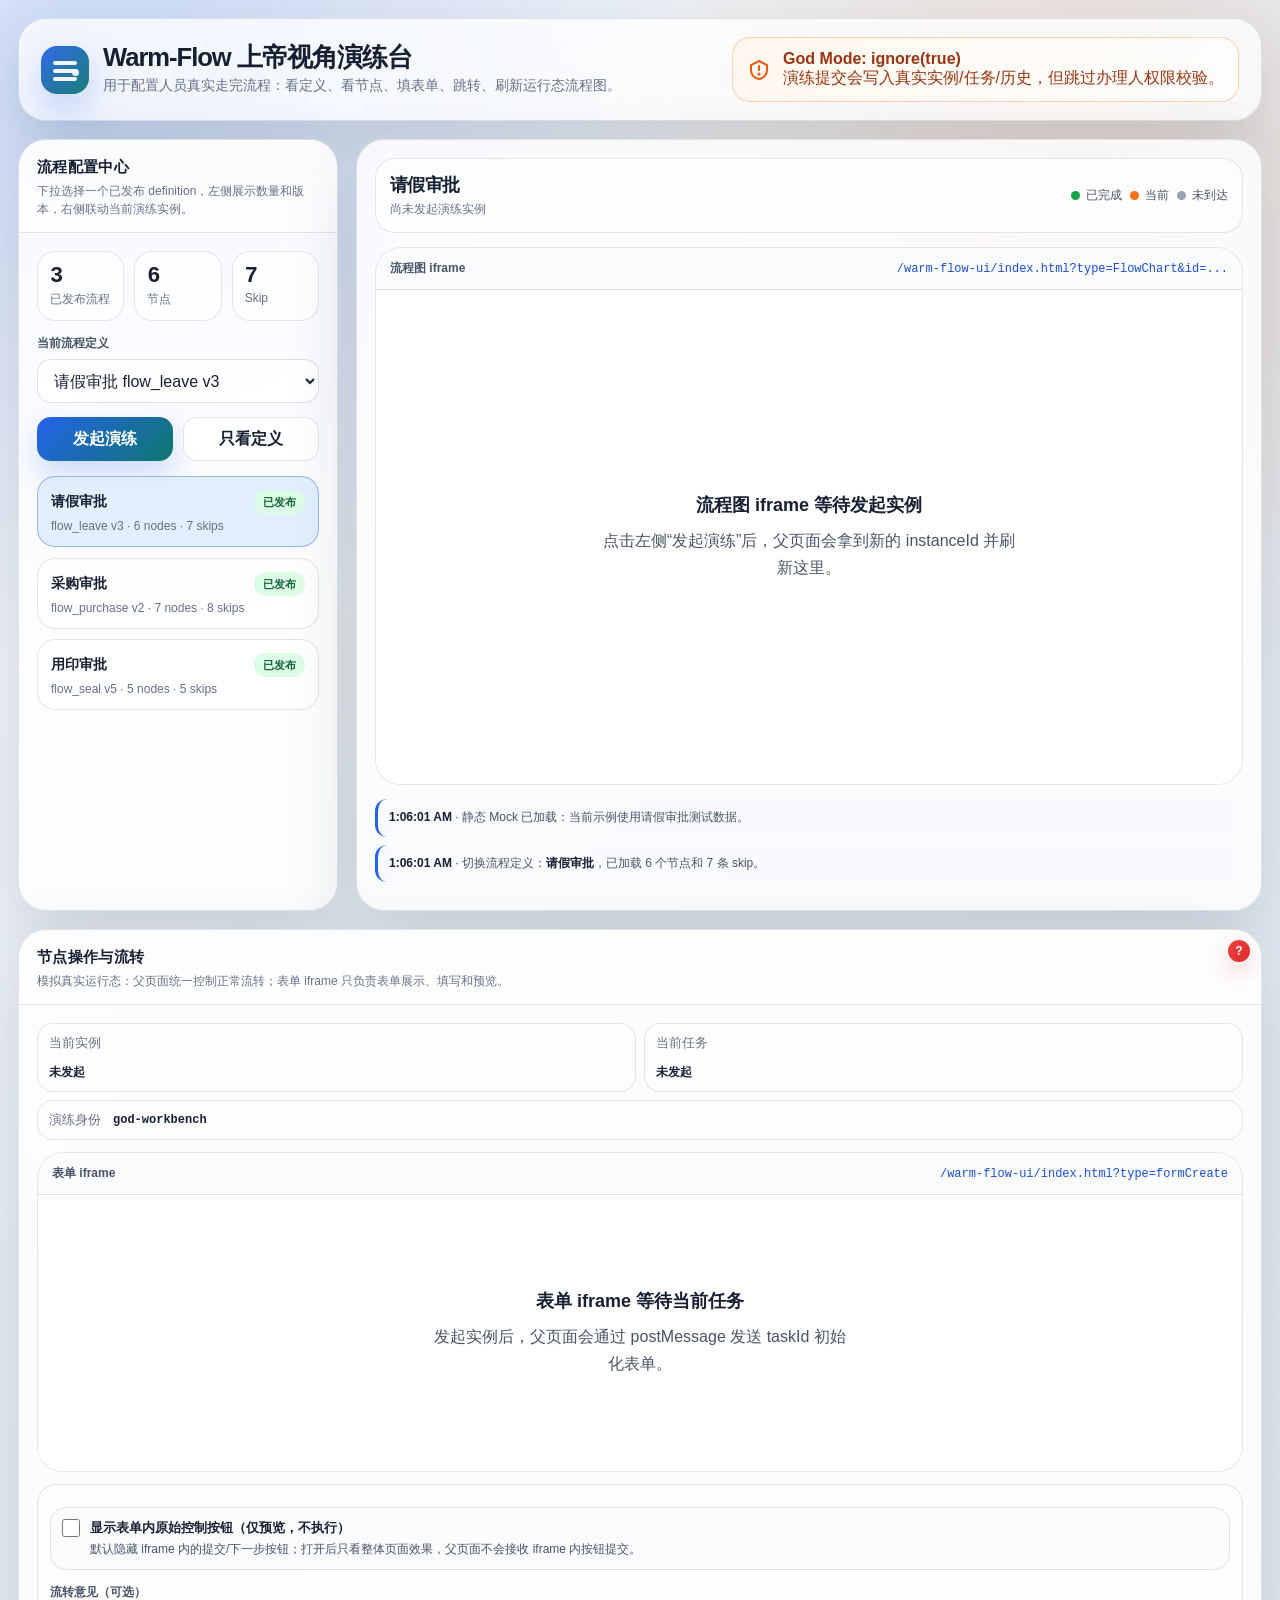
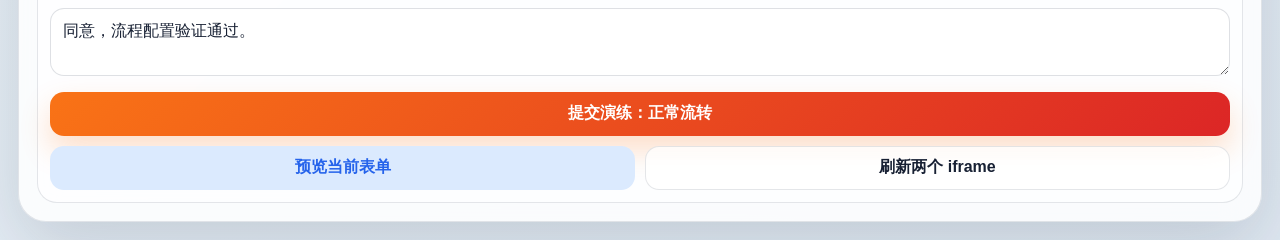
<file: warm-flow-demo-app/src/main/resources/static/demo-god-workbench-mock.html>
<!DOCTYPE html>
<html lang="zh-CN">
<head>
  <meta charset="UTF-8" />
  <meta name="viewport" content="width=device-width, initial-scale=1.0" />
  <title>Warm-Flow 上帝视角演练台 Mock</title>
  <style>
    :root {
      --bg: #eef3f7;
      --ink: #172033;
      --muted: #667085;
      --panel: rgba(255, 255, 255, 0.82);
      --line: rgba(33, 48, 73, 0.12);
      --blue: #2563eb;
      --blue-soft: #dbeafe;
      --cyan: #0f766e;
      --green: #16a34a;
      --orange: #f97316;
      --red: #dc2626;
      --shadow: 0 24px 70px rgba(31, 41, 55, 0.16);
      --radius-xl: 28px;
      --radius-lg: 20px;
      --radius-md: 14px;
      font-family: "Fira Sans", "Aptos", "PingFang SC", "Microsoft YaHei", sans-serif;
    }

    * {
      box-sizing: border-box;
    }

    body {
      margin: 0;
      min-height: 100vh;
      color: var(--ink);
      background:
        radial-gradient(circle at 8% 4%, rgba(37, 99, 235, 0.20), transparent 28%),
        radial-gradient(circle at 84% 12%, rgba(249, 115, 22, 0.16), transparent 26%),
        linear-gradient(135deg, #f8fafc 0%, #e5edf5 48%, #dfe8f2 100%);
    }

    button,
    select,
    input,
    textarea {
      font: inherit;
    }

    .shell {
      width: min(1720px, calc(100vw - 36px));
      margin: 18px auto;
      display: grid;
      grid-template-columns: 340px minmax(540px, 1fr) 420px;
      gap: 18px;
    }

    .topbar {
      grid-column: 1 / -1;
      display: flex;
      align-items: center;
      justify-content: space-between;
      gap: 18px;
      padding: 18px 22px;
      border: 1px solid var(--line);
      border-radius: var(--radius-xl);
      background: rgba(255, 255, 255, 0.72);
      box-shadow: var(--shadow);
      backdrop-filter: blur(18px);
    }

    .brand {
      display: flex;
      align-items: center;
      gap: 14px;
      min-width: 0;
    }

    .brand-mark {
      width: 48px;
      height: 48px;
      border-radius: 16px;
      background:
        linear-gradient(135deg, rgba(37, 99, 235, 0.95), rgba(15, 118, 110, 0.95)),
        linear-gradient(45deg, transparent 45%, rgba(255,255,255,0.4) 45% 55%, transparent 55%);
      box-shadow: 0 16px 36px rgba(37, 99, 235, 0.25);
      position: relative;
      flex: 0 0 auto;
    }

    .brand-mark::before,
    .brand-mark::after {
      content: "";
      position: absolute;
      border-radius: 999px;
      background: rgba(255, 255, 255, 0.92);
    }

    .brand-mark::before {
      width: 24px;
      height: 4px;
      left: 12px;
      top: 15px;
      box-shadow: 0 8px 0 rgba(255, 255, 255, 0.92), 0 16px 0 rgba(255, 255, 255, 0.92);
    }

    .brand-mark::after {
      width: 7px;
      height: 7px;
      right: 10px;
      top: 23px;
    }

    h1,
    h2,
    h3,
    p {
      margin: 0;
    }

    h1 {
      font-size: clamp(24px, 2vw, 34px);
      letter-spacing: -0.04em;
      line-height: 1.06;
    }

    .subtitle {
      margin-top: 6px;
      color: var(--muted);
      font-size: 14px;
    }

    .mode-banner {
      display: flex;
      align-items: center;
      gap: 12px;
      padding: 12px 14px;
      border: 1px solid rgba(249, 115, 22, 0.30);
      border-radius: 18px;
      background: linear-gradient(135deg, rgba(255, 247, 237, 0.98), rgba(255, 255, 255, 0.74));
      color: #9a3412;
      max-width: 560px;
    }

    .mode-banner svg {
      flex: 0 0 auto;
    }

    .panel {
      min-height: calc(100vh - 128px);
      border: 1px solid var(--line);
      border-radius: var(--radius-xl);
      background: var(--panel);
      box-shadow: var(--shadow);
      backdrop-filter: blur(18px);
      overflow: hidden;
    }

    .panel-pad {
      padding: 18px;
    }

    .panel-head {
      padding: 18px 18px 14px;
      border-bottom: 1px solid var(--line);
      background: rgba(255, 255, 255, 0.54);
    }

    .panel-head h2 {
      font-size: 15px;
      letter-spacing: 0.02em;
    }

    .panel-head p {
      margin-top: 5px;
      color: var(--muted);
      font-size: 12px;
      line-height: 1.5;
    }

    .metric-grid {
      display: grid;
      grid-template-columns: repeat(3, 1fr);
      gap: 10px;
      margin-bottom: 14px;
    }

    .metric {
      padding: 12px;
      border: 1px solid var(--line);
      border-radius: 18px;
      background: rgba(255, 255, 255, 0.70);
    }

    .metric strong {
      display: block;
      font-family: "Fira Code", "SFMono-Regular", monospace;
      font-size: 22px;
      letter-spacing: -0.05em;
    }

    .metric span {
      display: block;
      margin-top: 2px;
      color: var(--muted);
      font-size: 12px;
    }

    .field {
      margin-top: 14px;
    }

    .field label {
      display: block;
      margin-bottom: 7px;
      color: #475467;
      font-size: 12px;
      font-weight: 700;
    }

    .select,
    .input,
    .textarea {
      width: 100%;
      border: 1px solid rgba(33, 48, 73, 0.15);
      border-radius: 14px;
      background: rgba(255, 255, 255, 0.78);
      color: var(--ink);
      outline: 0;
      transition: border-color 0.18s ease, box-shadow 0.18s ease, background 0.18s ease;
    }

    .select,
    .input {
      height: 44px;
      padding: 0 12px;
    }

    .textarea {
      min-height: 92px;
      padding: 12px;
      resize: vertical;
    }

    .select:focus,
    .input:focus,
    .textarea:focus {
      border-color: rgba(37, 99, 235, 0.72);
      background: #fff;
      box-shadow: 0 0 0 4px rgba(37, 99, 235, 0.12);
    }

    .button {
      min-height: 44px;
      border: 0;
      border-radius: 14px;
      padding: 0 14px;
      cursor: pointer;
      color: #fff;
      background: linear-gradient(135deg, var(--blue), #0f766e);
      font-weight: 800;
      box-shadow: 0 14px 30px rgba(37, 99, 235, 0.22);
      transition: transform 0.18s ease, box-shadow 0.18s ease, opacity 0.18s ease;
    }

    .button:hover {
      transform: translateY(-1px);
      box-shadow: 0 18px 36px rgba(37, 99, 235, 0.28);
    }

    .button.secondary {
      color: var(--ink);
      background: rgba(255, 255, 255, 0.78);
      border: 1px solid var(--line);
      box-shadow: none;
    }

    .button.orange {
      background: linear-gradient(135deg, #f97316, #dc2626);
      box-shadow: 0 14px 30px rgba(249, 115, 22, 0.23);
    }

    .button.ghost {
      color: var(--blue);
      background: var(--blue-soft);
      box-shadow: none;
    }

    .button-row {
      display: grid;
      grid-template-columns: 1fr 1fr;
      gap: 10px;
      margin-top: 14px;
    }

    .def-list {
      display: grid;
      gap: 10px;
      margin-top: 16px;
    }

    .def-card {
      border: 1px solid var(--line);
      border-radius: 18px;
      padding: 13px;
      background: rgba(255, 255, 255, 0.66);
      cursor: pointer;
      transition: transform 0.18s ease, border-color 0.18s ease, background 0.18s ease;
    }

    .def-card:hover,
    .def-card.active {
      transform: translateY(-1px);
      border-color: rgba(37, 99, 235, 0.40);
      background: rgba(219, 234, 254, 0.76);
    }

    .def-card strong {
      display: flex;
      align-items: center;
      justify-content: space-between;
      gap: 8px;
      font-size: 14px;
    }

    .def-card small {
      display: block;
      margin-top: 5px;
      color: var(--muted);
      font-size: 12px;
    }

    .tag {
      display: inline-flex;
      align-items: center;
      gap: 6px;
      min-height: 24px;
      border-radius: 999px;
      padding: 0 9px;
      color: #1e40af;
      background: rgba(219, 234, 254, 0.9);
      font-size: 11px;
      font-weight: 800;
      white-space: nowrap;
    }

    .tag.green {
      color: #166534;
      background: #dcfce7;
    }

    .tag.orange {
      color: #9a3412;
      background: #ffedd5;
    }

    .chart-wrap {
      padding: 18px;
      display: grid;
      grid-template-rows: auto minmax(0, 1fr) auto;
      gap: 14px;
      height: calc(100vh - 128px);
    }

    .chart-toolbar {
      display: flex;
      align-items: center;
      justify-content: space-between;
      gap: 12px;
      padding: 14px;
      border: 1px solid var(--line);
      border-radius: 20px;
      background: rgba(255, 255, 255, 0.66);
    }

    .chart-title strong {
      display: block;
      font-size: 18px;
      letter-spacing: -0.03em;
    }

    .chart-title span {
      display: block;
      margin-top: 4px;
      color: var(--muted);
      font-family: "Fira Code", monospace;
      font-size: 12px;
    }

    .legend {
      display: flex;
      flex-wrap: wrap;
      justify-content: flex-end;
      gap: 8px;
    }

    .legend span {
      display: inline-flex;
      align-items: center;
      gap: 6px;
      color: #475467;
      font-size: 12px;
    }

    .dot {
      width: 9px;
      height: 9px;
      border-radius: 999px;
      background: var(--blue);
    }

    .dot.done {
      background: var(--green);
    }

    .dot.wait {
      background: #98a2b3;
    }

    .dot.current {
      background: var(--orange);
    }

    .canvas {
      position: relative;
      border: 1px solid var(--line);
      border-radius: 26px;
      background:
        linear-gradient(rgba(37, 99, 235, 0.06) 1px, transparent 1px),
        linear-gradient(90deg, rgba(37, 99, 235, 0.06) 1px, transparent 1px),
        rgba(255, 255, 255, 0.62);
      background-size: 28px 28px;
      overflow: hidden;
    }

    .flow {
      position: absolute;
      inset: 42px 34px 36px;
      display: grid;
      grid-template-columns: repeat(5, minmax(120px, 1fr));
      grid-template-rows: 1fr 1fr 1fr;
      gap: 22px;
      align-items: center;
    }

    .node {
      position: relative;
      min-height: 94px;
      border: 1px solid rgba(33, 48, 73, 0.12);
      border-radius: 22px;
      padding: 14px;
      background: rgba(255, 255, 255, 0.86);
      box-shadow: 0 12px 34px rgba(31, 41, 55, 0.10);
    }

    .node::after {
      content: "";
      position: absolute;
      top: 50%;
      right: -25px;
      width: 28px;
      height: 2px;
      background: rgba(37, 99, 235, 0.34);
    }

    .node.end::after,
    .node.branch::after {
      display: none;
    }

    .node.done {
      border-color: rgba(22, 163, 74, 0.32);
      background: linear-gradient(180deg, rgba(240, 253, 244, 0.95), rgba(255, 255, 255, 0.88));
    }

    .node.current {
      border-color: rgba(249, 115, 22, 0.55);
      background: linear-gradient(180deg, rgba(255, 247, 237, 0.98), rgba(255, 255, 255, 0.90));
      box-shadow: 0 18px 38px rgba(249, 115, 22, 0.16);
    }

    .node.wait {
      color: #667085;
      background: rgba(255, 255, 255, 0.62);
    }

    .node.branch {
      grid-column: 3 / 4;
      grid-row: 2 / 3;
      width: 116px;
      min-height: 116px;
      justify-self: center;
      transform: rotate(45deg);
      border-radius: 24px;
      background: linear-gradient(135deg, #fff7ed, #eff6ff);
    }

    .node.branch > div {
      transform: rotate(-45deg);
      text-align: center;
      margin-top: 18px;
    }

    .node.manager {
      grid-column: 4 / 5;
      grid-row: 1 / 2;
    }

    .node.finance {
      grid-column: 4 / 5;
      grid-row: 3 / 4;
    }

    .node.end {
      grid-column: 5 / 6;
      grid-row: 2 / 3;
    }

    .node .code {
      margin-top: 8px;
      color: var(--muted);
      font-family: "Fira Code", monospace;
      font-size: 11px;
    }

    .node strong {
      display: block;
      font-size: 15px;
    }

    .node small {
      display: block;
      margin-top: 8px;
      color: var(--muted);
      line-height: 1.35;
    }

    .skip-note {
      position: absolute;
      left: 42%;
      top: 27%;
      padding: 8px 10px;
      border: 1px dashed rgba(249, 115, 22, 0.45);
      border-radius: 999px;
      background: rgba(255, 247, 237, 0.92);
      color: #9a3412;
      font-size: 12px;
      font-weight: 800;
    }

    .iframe-shell {
      display: grid;
      grid-template-rows: auto 1fr;
      min-height: 0;
      border: 1px solid var(--line);
      border-radius: 26px;
      background: rgba(255, 255, 255, 0.62);
      overflow: hidden;
    }

    .iframe-label {
      display: flex;
      align-items: center;
      justify-content: space-between;
      gap: 12px;
      padding: 12px 14px;
      border-bottom: 1px solid var(--line);
      background: rgba(248, 250, 252, 0.82);
      color: #475467;
      font-size: 12px;
    }

    .iframe-url {
      overflow: hidden;
      text-overflow: ellipsis;
      white-space: nowrap;
      font-family: "Fira Code", "SFMono-Regular", monospace;
      color: #1d4ed8;
    }

    .preview-frame {
      width: 100%;
      height: 100%;
      min-height: 0;
      border: 0;
      background: #fff;
    }

    .form-frame-shell {
      height: 320px;
      margin-top: 14px;
    }

    .state-card {
      display: grid;
      grid-template-columns: 1fr 1fr;
      gap: 8px;
    }

    .state-row {
      display: grid;
      gap: 12px;
      padding: 10px 11px;
      border: 1px solid var(--line);
      border-radius: 16px;
      background: rgba(255, 255, 255, 0.62);
      font-size: 13px;
      min-width: 0;
    }

    .state-row.identity {
      grid-column: 1 / -1;
      grid-template-columns: auto 1fr;
      align-items: center;
    }

    .state-row span:first-child {
      color: var(--muted);
    }

    .mono {
      font-family: "Fira Code", "SFMono-Regular", monospace;
      font-size: 12px;
      overflow: hidden;
      text-overflow: ellipsis;
      white-space: nowrap;
    }

    .tabs {
      display: grid;
      grid-template-columns: repeat(3, 1fr);
      gap: 8px;
      margin-top: 14px;
    }

    .tab {
      border: 1px solid var(--line);
      border-radius: 14px;
      min-height: 40px;
      cursor: pointer;
      background: rgba(255, 255, 255, 0.68);
      color: #475467;
      font-size: 12px;
      font-weight: 800;
    }

    .tab.active {
      border-color: rgba(37, 99, 235, 0.40);
      background: var(--blue-soft);
      color: #1d4ed8;
    }

    .form-preview {
      margin-top: 14px;
      padding: 12px;
      border: 1px solid var(--line);
      border-radius: 20px;
      background: rgba(255, 255, 255, 0.62);
    }

    .form-grid {
      display: grid;
      grid-template-columns: 1fr 1fr;
      gap: 10px;
    }

    .action-stack {
      display: grid;
      grid-template-columns: 1fr 1fr;
      gap: 10px;
      margin-top: 12px;
    }

    .action-stack .button:first-child {
      grid-column: 1 / -1;
    }

    .preview-option {
      position: relative;
      display: flex;
      align-items: flex-start;
      gap: 10px;
      margin-top: 10px;
      padding: 10px 11px;
      border: 1px solid var(--line);
      border-radius: 16px;
      background: rgba(248, 250, 252, 0.70);
      color: #475467;
      font-size: 12px;
      line-height: 1.55;
    }

    .preview-option input {
      width: 18px;
      height: 18px;
      margin: 1px 0 0;
      accent-color: var(--blue);
      flex: 0 0 auto;
    }

    .preview-option strong {
      display: block;
      margin-bottom: 2px;
      color: var(--ink);
      font-size: 13px;
    }

    .help-tip {
      position: absolute;
      top: 10px;
      right: 11px;
      width: 22px;
      height: 22px;
      border-radius: 999px;
      display: inline-flex;
      align-items: center;
      justify-content: center;
      color: #fff;
      background: linear-gradient(135deg, #ef4444, #dc2626);
      font-size: 12px;
      font-weight: 900;
      line-height: 1;
      cursor: help;
      box-shadow: 0 10px 22px rgba(220, 38, 38, 0.22);
    }

    .help-tip::before {
      content: "?";
    }

    .help-pop {
      position: absolute;
      right: 0;
      top: 30px;
      width: 280px;
      padding: 11px 12px;
      border: 1px solid rgba(220, 38, 38, 0.22);
      border-radius: 16px;
      background: rgba(255, 255, 255, 0.96);
      box-shadow: 0 18px 40px rgba(31, 41, 55, 0.16);
      color: #475467;
      font-size: 12px;
      line-height: 1.6;
      opacity: 0;
      pointer-events: none;
      transform: translateY(6px);
      transition: opacity 0.18s ease, transform 0.18s ease;
      z-index: 2;
    }

    .help-pop strong {
      display: block;
      margin-bottom: 4px;
      color: #b42318;
      font-size: 13px;
    }

    .help-tip:hover + .help-pop,
    .help-tip:focus-visible + .help-pop {
      opacity: 1;
      pointer-events: auto;
      transform: translateY(0);
    }

    .log {
      max-height: 150px;
      overflow: auto;
      display: grid;
      gap: 8px;
      margin-top: 14px;
      padding-right: 4px;
    }

    .log-line {
      padding: 10px 11px;
      border-left: 3px solid var(--blue);
      border-radius: 12px;
      background: rgba(248, 250, 252, 0.72);
      color: #475467;
      font-size: 12px;
      line-height: 1.45;
    }

    .log-line strong {
      color: var(--ink);
    }

    .chart-log {
      max-height: 148px;
      margin-top: 0;
      padding-right: 4px;
    }

    .right-panel .panel-pad {
      display: grid;
      gap: 12px;
    }

    .right-panel .form-frame-shell,
    .right-panel .form-preview {
      margin-top: 0;
    }

    .right-panel .textarea {
      min-height: 68px;
    }

    @media (max-width: 1280px) {
      .shell {
        grid-template-columns: 320px 1fr;
      }

      .right-panel {
        grid-column: 1 / -1;
        min-height: auto;
      }

      .chart-wrap {
        height: 760px;
      }

      .chart-log {
        max-height: 172px;
      }
    }

    @media (max-width: 860px) {
      .shell {
        width: min(100vw - 20px, 760px);
        grid-template-columns: 1fr;
      }

      .topbar {
        align-items: flex-start;
        flex-direction: column;
      }

      .panel {
        min-height: auto;
      }

      .chart-wrap {
        height: 720px;
      }

      .flow {
        position: static;
        display: grid;
        grid-template-columns: 1fr;
        padding: 18px;
      }

      .canvas {
        overflow: auto;
      }

      .node,
      .node.branch,
      .node.manager,
      .node.finance,
      .node.end {
        grid-column: auto;
        grid-row: auto;
        width: auto;
        transform: none;
      }

      .node.branch > div {
        transform: none;
        margin-top: 0;
      }

      .node::after,
      .skip-note {
        display: none;
      }

      .form-frame-shell {
        height: 440px;
      }

      .state-card,
      .action-stack {
        grid-template-columns: 1fr;
      }

      .action-stack .button:first-child,
      .state-row.identity {
        grid-column: auto;
      }

      .help-pop {
        right: 6px;
        width: min(280px, calc(100vw - 72px));
      }
    }
  </style>
</head>
<body>
  <main class="shell">
    <header class="topbar">
      <div class="brand">
        <div class="brand-mark" aria-hidden="true"></div>
        <div>
          <h1>Warm-Flow 上帝视角演练台</h1>
          <p class="subtitle">用于配置人员真实走完流程：看定义、看节点、填表单、跳转、刷新运行态流程图。</p>
        </div>
      </div>
      <div class="mode-banner">
        <svg width="24" height="24" viewBox="0 0 24 24" fill="none" aria-hidden="true">
          <path d="M12 3L20 7V12C20 16.8 16.6 20.7 12 21C7.4 20.7 4 16.8 4 12V7L12 3Z" stroke="#ea580c" stroke-width="2"/>
          <path d="M12 8V12" stroke="#ea580c" stroke-width="2" stroke-linecap="round"/>
          <path d="M12 16H12.01" stroke="#ea580c" stroke-width="3" stroke-linecap="round"/>
        </svg>
        <div>
          <strong>God Mode: ignore(true)</strong>
          <p>演练提交会写入真实实例/任务/历史，但跳过办理人权限校验。</p>
        </div>
      </div>
    </header>

    <aside class="panel">
      <div class="panel-head">
        <h2>流程配置中心</h2>
        <p>下拉选择一个已发布 definition，左侧展示数量和版本，右侧联动当前演练实例。</p>
      </div>
      <div class="panel-pad">
        <div class="metric-grid">
          <div class="metric">
            <strong id="metricDefs">3</strong>
            <span>已发布流程</span>
          </div>
          <div class="metric">
            <strong id="metricNodes">6</strong>
            <span>节点</span>
          </div>
          <div class="metric">
            <strong id="metricSkips">7</strong>
            <span>Skip</span>
          </div>
        </div>

        <div class="field">
          <label for="definitionSelect">当前流程定义</label>
          <select id="definitionSelect" class="select">
            <option value="leave">请假审批 flow_leave v3</option>
            <option value="purchase">采购审批 flow_purchase v2</option>
            <option value="seal">用印审批 flow_seal v5</option>
          </select>
        </div>

        <div class="button-row">
          <button class="button" id="startBtn" type="button">发起演练</button>
          <button class="button secondary" id="previewBtn" type="button">只看定义</button>
        </div>

        <div class="def-list" id="defList"></div>
      </div>
    </aside>

    <section class="panel">
      <div class="chart-wrap">
        <div class="chart-toolbar">
          <div class="chart-title">
            <strong id="chartName">请假审批</strong>
            <span id="chartMeta">instanceId=188800010001 · taskId=188800020004 · current=leader_approve</span>
          </div>
          <div class="legend">
            <span><i class="dot done"></i>已完成</span>
            <span><i class="dot current"></i>当前</span>
            <span><i class="dot wait"></i>未到达</span>
          </div>
        </div>

        <div class="iframe-shell" aria-label="流程图 iframe 示意">
          <div class="iframe-label">
            <strong>流程图 iframe</strong>
            <span class="iframe-url" id="flowFrameUrl">/warm-flow-ui/index.html?type=FlowChart&id=...</span>
          </div>
          <iframe id="flowFrame" class="preview-frame" title="流程图 iframe 预览"></iframe>
        </div>

        <div class="log chart-log" id="log"></div>
      </div>
    </section>

    <aside class="panel right-panel">
      <div class="panel-head">
        <h2>节点操作与流转</h2>
        <p>模拟真实运行态：父页面统一控制正常流转；表单 iframe 只负责表单展示、填写和预览。</p>
      </div>
      <div class="panel-pad">
        <div class="state-card">
          <div class="state-row">
            <span>当前实例</span>
            <strong class="mono" id="instanceId">188800010001</strong>
          </div>
          <div class="state-row">
            <span>当前任务</span>
            <strong class="mono" id="taskId">188800020004</strong>
          </div>
          <div class="state-row identity">
            <span>演练身份</span>
            <strong class="mono">god-workbench</strong>
          </div>
        </div>

        <div class="iframe-shell form-frame-shell" aria-label="表单 iframe 示意">
          <div class="iframe-label">
            <strong>表单 iframe</strong>
            <span class="iframe-url" id="formFrameUrl">/warm-flow-ui/index.html?type=formCreate</span>
          </div>
          <iframe id="formFrame" class="preview-frame" title="表单 iframe 预览"></iframe>
        </div>

        <div class="form-preview">
          <label class="preview-option" for="showInnerControls">
            <input id="showInnerControls" type="checkbox" />
            <span>
              <strong>显示表单内原始控制按钮（仅预览，不执行）</strong>
              默认隐藏 iframe 内的提交/下一步按钮；打开后只看整体页面效果，父页面不会接收 iframe 内按钮提交。
            </span>
          </label>
          <span class="help-tip" tabindex="0" aria-label="审批 controls 位置说明"></span>
          <div class="help-pop" role="note">
            <strong>审批 controls 的位置说明</strong>
            正常业务办理时，审批提交、下一步等 controls 放在表单 iframe 内部，由办理页面自己完成提交。
            当前上帝视角演练台为了统一控制实例、任务、流程图刷新和 ignore(true)，把真实流转按钮外置到父页面执行。
          </div>
          <div class="field">
            <label for="message">流转意见（可选）</label>
            <textarea id="message" class="textarea">同意，流程配置验证通过。</textarea>
          </div>
          <div class="action-stack">
            <button class="button orange" id="submitBtn" type="button">提交演练：正常流转</button>
            <button class="button ghost" id="previewCurrentBtn" type="button">预览当前表单</button>
            <button class="button secondary" id="viewBtn" type="button">刷新两个 iframe</button>
          </div>
        </div>

      </div>
    </aside>
  </main>

  <script>
    const definitions = {
      leave: {
        name: "请假审批",
        code: "flow_leave",
        version: "v3",
        nodes: 6,
        skips: 7,
        current: "leader_approve",
        cards: [
          ["发起申请", "start_apply", "申请人填写动态表单", "done", ""],
          ["主管审批", "leader_approve", "当前待办：leader", "current", ""],
          ["天数判断", "gateway_days", "formData.days > 3", "branch", ""],
          ["经理审批", "manager_approve", "超过 3 天进入", "wait", "manager"],
          ["人事备案", "hr_archive", "归档请假记录", "wait", "finance"],
          ["流程结束", "end", "生成完成历史", "wait", "end"]
        ]
      },
      purchase: {
        name: "采购审批",
        code: "flow_purchase",
        version: "v2",
        nodes: 7,
        skips: 8,
        current: "dept_review",
        cards: [
          ["采购申请", "start_purchase", "填写采购明细", "done", ""],
          ["部门复核", "dept_review", "当前待办：dept-leader", "current", ""],
          ["金额网关", "gateway_amount", "amount >= 5000", "branch", ""],
          ["财务审批", "finance_review", "预算占用检查", "wait", "manager"],
          ["总经理审批", "boss_review", "大额采购确认", "wait", "finance"],
          ["流程结束", "end", "采购单归档", "wait", "end"]
        ]
      },
      seal: {
        name: "用印审批",
        code: "flow_seal",
        version: "v5",
        nodes: 5,
        skips: 5,
        current: "risk_review",
        cards: [
          ["用印申请", "start_seal", "上传合同与说明", "done", ""],
          ["风控审核", "risk_review", "当前待办：risk", "current", ""],
          ["法务审核", "legal_review", "合同条款确认", "wait", "manager"],
          ["印章管理员", "seal_keeper", "执行用印", "wait", "finance"],
          ["流程结束", "end", "用印记录归档", "wait", "end"]
        ]
      }
    };

    const logEl = document.getElementById("log");
    const defListEl = document.getElementById("defList");
    const selectEl = document.getElementById("definitionSelect");
    const showInnerControlsEl = document.getElementById("showInnerControls");
    let currentKey = "leave";
    let runSeq = 1001;
    let currentRun = null;
    let previewSeq = 1;

    function esc(text) {
      return String(text).replace(/[&<>"]/g, function (m) {
        return ({ "&": "&amp;", "<": "&lt;", ">": "&gt;", '"': "&quot;" })[m];
      });
    }

    function renderDefinitionList() {
      defListEl.innerHTML = Object.entries(definitions).map(([key, def]) => `
        <article class="def-card ${key === currentKey ? "active" : ""}" data-key="${key}">
          <strong>
            ${esc(def.name)}
            <span class="tag green">已发布</span>
          </strong>
          <small>${esc(def.code)} ${esc(def.version)} · ${def.nodes} nodes · ${def.skips} skips</small>
        </article>
      `).join("");
      defListEl.querySelectorAll(".def-card").forEach(card => {
        card.addEventListener("click", () => {
          selectEl.value = card.dataset.key;
          setDefinition(card.dataset.key);
        });
      });
    }

    function flowFrameHtml(def, run) {
      const nodesHtml = def.cards.map(card => {
        const [name, code, desc, status, placement] = card;
        const classes = ["node", status, placement].filter(Boolean).join(" ");
        if (status === "branch") {
          return `<article class="${classes}"><div><strong>${esc(name)}</strong><small>${esc(desc)}</small><div class="code">${esc(code)}</div></div></article>`;
        }
        return `<article class="${classes}"><strong>${esc(name)}</strong><small>${esc(desc)}</small><div class="code">${esc(code)}</div></article>`;
      }).join("");
      return `
        <!DOCTYPE html>
        <html lang="zh-CN">
        <head>
          <meta charset="UTF-8" />
          <style>
            body { margin: 0; min-height: 100vh; font-family: "PingFang SC", "Microsoft YaHei", sans-serif; color: #172033; background:
              linear-gradient(rgba(37,99,235,.06) 1px, transparent 1px),
              linear-gradient(90deg, rgba(37,99,235,.06) 1px, transparent 1px), #fff; background-size: 28px 28px; }
            .meta { position: sticky; top: 0; z-index: 2; display: flex; justify-content: space-between; gap: 12px; padding: 12px 16px; background: rgba(255,255,255,.92); border-bottom: 1px solid rgba(33,48,73,.12); }
            .meta strong { display: block; font-size: 15px; }
            .meta span { display: block; margin-top: 3px; color: #667085; font-family: monospace; font-size: 12px; }
            .flow { min-width: 760px; min-height: 460px; padding: 46px 34px 36px; display: grid; grid-template-columns: repeat(5, minmax(120px, 1fr)); grid-template-rows: 1fr 1fr 1fr; gap: 22px; align-items: center; }
            .node { position: relative; min-height: 94px; border: 1px solid rgba(33,48,73,.12); border-radius: 22px; padding: 14px; background: rgba(255,255,255,.9); box-shadow: 0 12px 34px rgba(31,41,55,.10); }
            .node::after { content: ""; position: absolute; top: 50%; right: -25px; width: 28px; height: 2px; background: rgba(37,99,235,.34); }
            .node.end::after, .node.branch::after { display: none; }
            .done { border-color: rgba(22,163,74,.32); background: linear-gradient(180deg,#f0fdf4,#fff); }
            .current { border-color: rgba(249,115,22,.55); background: linear-gradient(180deg,#fff7ed,#fff); box-shadow: 0 18px 38px rgba(249,115,22,.16); }
            .wait { color: #667085; background: rgba(255,255,255,.66); }
            .branch { grid-column: 3 / 4; grid-row: 2 / 3; width: 116px; min-height: 116px; justify-self: center; transform: rotate(45deg); border-radius: 24px; background: linear-gradient(135deg,#fff7ed,#eff6ff); }
            .branch > div { transform: rotate(-45deg); text-align: center; margin-top: 18px; }
            .manager { grid-column: 4 / 5; grid-row: 1 / 2; }
            .finance { grid-column: 4 / 5; grid-row: 3 / 4; }
            .end { grid-column: 5 / 6; grid-row: 2 / 3; }
            strong { display: block; font-size: 15px; }
            small { display: block; margin-top: 8px; color: #667085; line-height: 1.35; }
            .code { margin-top: 8px; color: #667085; font-family: monospace; font-size: 11px; }
          </style>
        </head>
        <body>
          <div class="meta">
            <div><strong>${esc(def.name)} - FlowChart iframe</strong><span>instanceId=${esc(run.instanceId)} · current=${esc(run.currentNodeCode)}</span></div>
            <div><span>真实地址: type=FlowChart&id=${esc(run.instanceId)}</span></div>
          </div>
          <div class="flow">${nodesHtml}</div>
        </body>
        </html>`;
    }

    function formFrameHtml(def, run) {
      const controlsHtml = run.showInnerControls
        ? `
            <div class="controls-preview">
              <button type="button">提交</button>
              <button type="button">下一步</button>
              <button type="button">审批通过</button>
            </div>`
        : "";
      return `
        <!DOCTYPE html>
        <html lang="zh-CN">
        <head>
          <meta charset="UTF-8" />
          <style>
            body { margin: 0; font-family: "PingFang SC", "Microsoft YaHei", sans-serif; color: #172033; background: #fff; }
            .wrap { padding: 16px; }
            .meta { padding: 12px 14px; border: 1px solid #e5e7eb; border-radius: 16px; background: #f8fafc; }
            .meta strong { display: block; font-size: 15px; }
            .meta span { display: block; margin-top: 4px; color: #667085; font-family: monospace; font-size: 12px; }
            .grid { display: grid; grid-template-columns: 1fr 1fr; gap: 12px; margin-top: 14px; }
            label { display: block; margin-bottom: 6px; color: #475467; font-size: 12px; font-weight: 700; }
            input, textarea { width: 100%; box-sizing: border-box; border: 1px solid #d0d5dd; border-radius: 12px; padding: 10px 12px; font: inherit; }
            textarea { min-height: 86px; resize: vertical; }
            .hint { margin-top: 14px; padding: 10px 12px; border-radius: 14px; color: #9a3412; background: #fff7ed; font-size: 12px; line-height: 1.6; }
            .controls-preview { display: flex; flex-wrap: wrap; gap: 8px; margin-top: 14px; padding: 12px; border: 1px dashed #f97316; border-radius: 14px; background: #fff7ed; }
            .controls-preview button { min-height: 36px; border: 0; border-radius: 10px; padding: 0 12px; color: #fff; background: #2563eb; font-weight: 700; }
            .preview-pulse { animation: pulse 900ms ease-out 1; }
            @keyframes pulse { 0% { box-shadow: 0 0 0 0 rgba(37,99,235,.32); } 100% { box-shadow: 0 0 0 12px rgba(37,99,235,0); } }
          </style>
        </head>
        <body>
          <div class="wrap">
            <div class="meta">
              <strong>${esc(def.name)} - formCreate iframe</strong>
              <span>由父页面 postMessage 初始化：taskId=${esc(run.taskId)} · type=0 · godMode=true</span>
            </div>
            <div class="grid">
              <div>
                <label>业务字段 A</label>
                <input value="${def.code === "flow_leave" ? "请假 5 天" : "测试数据"}" />
              </div>
              <div>
                <label>当前节点</label>
                <input value="${esc(run.currentNodeCode)}" />
              </div>
            </div>
            <div style="margin-top: 12px;">
              <label>表单内容</label>
              <textarea class="${run.previewMarker ? "preview-pulse" : ""}">这里模拟动态表单 iframe 内部的 form-create 表单。点击“预览当前表单”只会重新渲染当前表单数据，不推进流程，不改变 taskId。</textarea>
            </div>
            ${controlsHtml}
            <div class="hint">
              上帝模式提交按钮放在父页面。iframe 内原始控制按钮如果显示，也只是视觉预览，点击不执行流转。
            </div>
          </div>
        </body>
        </html>`;
    }

    function setDefinition(key) {
      currentKey = key;
      const def = definitions[key];
      document.getElementById("metricNodes").textContent = def.nodes;
      document.getElementById("metricSkips").textContent = def.skips;
      document.getElementById("chartName").textContent = def.name;
      if (!currentRun || currentRun.defKey !== key) {
        currentRun = null;
        document.getElementById("chartMeta").textContent = "尚未发起演练实例";
        document.getElementById("instanceId").textContent = "未发起";
        document.getElementById("taskId").textContent = "未发起";
        document.getElementById("flowFrameUrl").textContent = "/warm-flow-ui/index.html?type=FlowChart&id=...";
        document.getElementById("formFrameUrl").textContent = "/warm-flow-ui/index.html?type=formCreate";
        document.getElementById("flowFrame").srcdoc = emptyFrameHtml("流程图 iframe 等待发起实例", "点击左侧“发起演练”后，父页面会拿到新的 instanceId 并刷新这里。");
        document.getElementById("formFrame").srcdoc = emptyFrameHtml("表单 iframe 等待当前任务", "发起实例后，父页面会通过 postMessage 发送 taskId 初始化表单。");
      } else {
        renderRun();
      }
      renderDefinitionList();
      addLog(`切换流程定义：<strong>${esc(def.name)}</strong>，已加载 ${def.nodes} 个节点和 ${def.skips} 条 skip。`);
    }

    function emptyFrameHtml(title, text) {
      return `
        <!DOCTYPE html>
        <html lang="zh-CN">
        <head><meta charset="UTF-8" /><style>
          body { margin: 0; min-height: 100vh; display: grid; place-items: center; font-family: "PingFang SC", "Microsoft YaHei", sans-serif; color: #475467; background: #fff; }
          div { max-width: 420px; padding: 24px; text-align: center; }
          strong { display: block; color: #172033; font-size: 18px; }
          p { margin: 10px 0 0; line-height: 1.7; }
        </style></head>
        <body><div><strong>${esc(title)}</strong><p>${esc(text)}</p></div></body>
        </html>`;
    }

    function newRun(defKey) {
      const def = definitions[defKey];
      const suffix = String(runSeq++).padStart(4, "0");
      return {
        defKey,
        defId: `def_${def.code}`,
        instanceId: `mock_ins_${Date.now()}_${suffix}`,
        taskId: `mock_task_${Date.now()}_${suffix}`,
        currentNodeCode: def.current,
        status: "RUNNING",
        showInnerControls: false,
        previewMarker: 0
      };
    }

    function renderRun() {
      const def = definitions[currentRun.defKey];
      const flowUrl = `/warm-flow-ui/index.html?type=FlowChart&id=${currentRun.instanceId}`;
      const formUrl = "/warm-flow-ui/index.html?type=formCreate";
      document.getElementById("chartMeta").textContent = `instanceId=${currentRun.instanceId} · taskId=${currentRun.taskId} · current=${currentRun.currentNodeCode}`;
      document.getElementById("instanceId").textContent = currentRun.instanceId;
      document.getElementById("taskId").textContent = currentRun.taskId;
      document.getElementById("flowFrameUrl").textContent = flowUrl;
      document.getElementById("formFrameUrl").textContent = `${formUrl} + postMessage(taskId=${currentRun.taskId})`;
      document.getElementById("flowFrame").srcdoc = flowFrameHtml(def, currentRun);
      document.getElementById("formFrame").srcdoc = formFrameHtml(def, currentRun);
    }

    function addLog(html) {
      const line = document.createElement("div");
      line.className = "log-line";
      line.innerHTML = `<strong>${new Date().toLocaleTimeString()}</strong> · ${html}`;
      logEl.prepend(line);
    }

    selectEl.addEventListener("change", event => setDefinition(event.target.value));
    showInnerControlsEl.addEventListener("change", () => {
      if (!currentRun) {
        addLog("请先发起演练实例，再预览表单内原始控制按钮。");
        showInnerControlsEl.checked = false;
        return;
      }
      currentRun.showInnerControls = showInnerControlsEl.checked;
      renderRun();
      addLog(showInnerControlsEl.checked
        ? "已显示表单内原始控制按钮：仅视觉预览，不接收 iframe 内提交。"
        : "已隐藏表单内原始控制按钮：回到上帝演示默认形态。");
    });
    document.getElementById("startBtn").addEventListener("click", () => {
      currentRun = newRun(currentKey);
      showInnerControlsEl.checked = false;
      renderRun();
      addLog(`发起真实演练实例：后端返回新的 instanceId=<strong>${currentRun.instanceId}</strong>，taskId=<strong>${currentRun.taskId}</strong>。`);
    });
    document.getElementById("previewBtn").addEventListener("click", () => {
      addLog("进入只读定义预览：不创建 instance，不写 task/history。");
    });
    document.getElementById("viewBtn").addEventListener("click", () => {
      if (!currentRun) {
        addLog("请先发起演练实例，再刷新 iframe。");
        return;
      }
      renderRun();
      addLog(`父页面刷新两个 iframe：FlowChart 使用 instanceId=<strong>${currentRun.instanceId}</strong>，formCreate 使用 taskId=<strong>${currentRun.taskId}</strong>。`);
    });
    document.getElementById("submitBtn").addEventListener("click", () => {
      if (!currentRun) {
        addLog("请先发起演练实例，再提交上帝模式流转。");
        return;
      }
      currentRun.taskId = `mock_task_${Date.now()}_${String(runSeq++).padStart(4, "0")}`;
      renderRun();
      addLog(`正常流转：父页面获取 iframe formData 后调用上帝接口，后端使用 FlowParams.ignore(true)，返回新的 taskId=<strong>${currentRun.taskId}</strong>。`);
    });
    document.getElementById("previewCurrentBtn").addEventListener("click", () => {
      if (!currentRun) {
        addLog("请先发起演练实例，再预览当前表单。");
        return;
      }
      currentRun.previewMarker = previewSeq++;
      renderRun();
      addLog(`预览当前表单：只重新渲染 iframe 表单数据，不调用 taskService.skip，instanceId/taskId 保持不变。`);
    });

    renderDefinitionList();
    setDefinition(currentKey);
    addLog("静态 Mock 已加载：当前示例使用请假审批测试数据。");
  </script>
</body>
</html>
</file>
